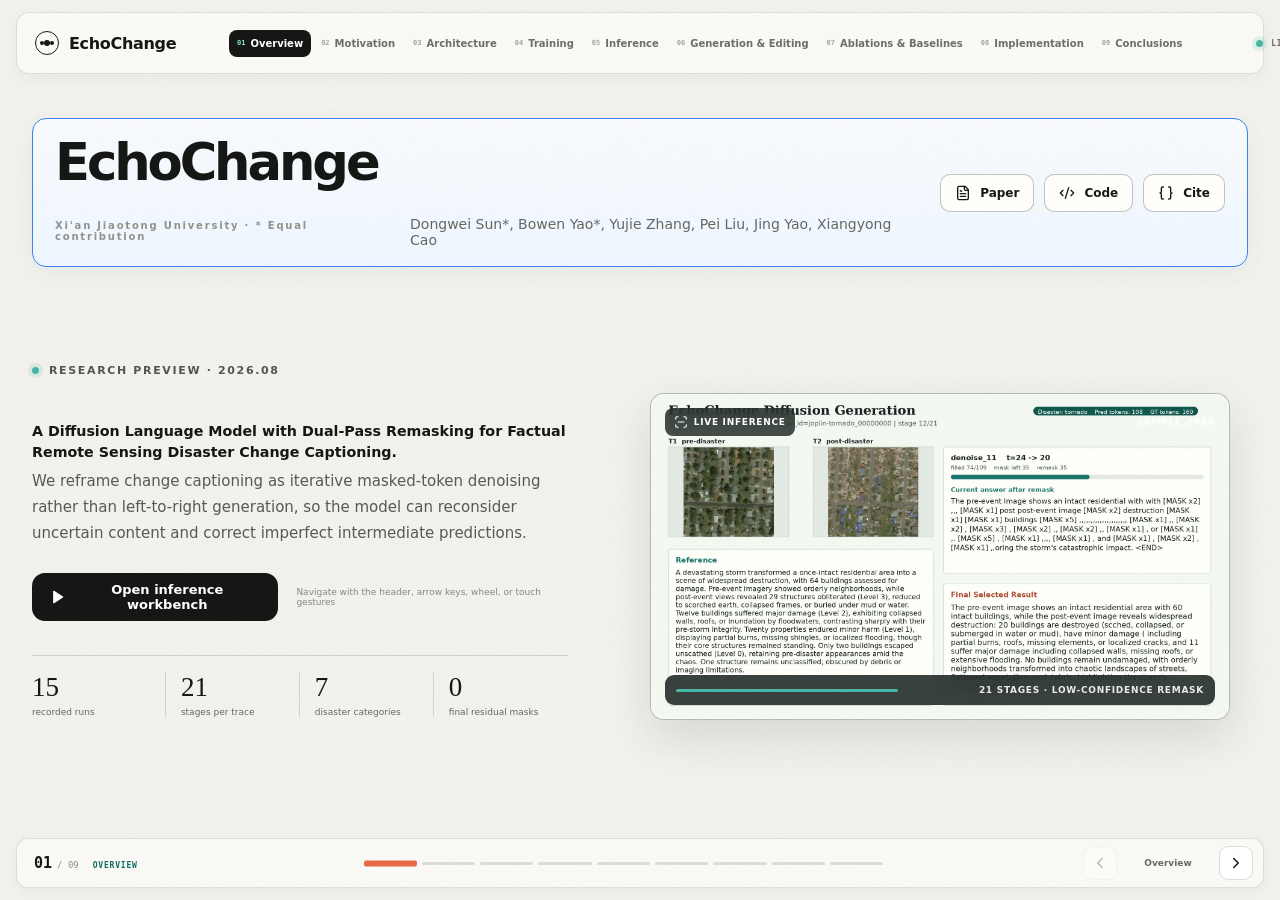
<file: index.html>
<!doctype html>
<html lang="en">
  <head>
    <meta charset="UTF-8" />
    <meta name="viewport" content="width=device-width, initial-scale=1.0" />
    <meta name="theme-color" content="#f2f1eb" />
    <meta
      name="description"
      content="EchoChange: A Diffusion Language Model with Dual-Pass Remasking for Factual Remote Sensing Disaster Change Captioning."
    />
    <base href="./site/" />
    <title>EchoChange | Dual-Pass Remasking for Remote Sensing Change Captioning</title>
    <script type="module" crossorigin src="./assets/index-CCt1jAyo.js"></script>
    <link rel="stylesheet" crossorigin href="./assets/index-DsFGGXr-.css" />
  </head>
  <body>
    <div id="root"></div>
  </body>
</html>
</file>
<file: site/assets/index-DsFGGXr-.css>
:root{color-scheme:light;font-family:Inter,SF Pro Display,PingFang SC,Microsoft YaHei,system-ui,sans-serif;color:#151715;background:#f1f0e9;font-synthesis:none;text-rendering:optimizeLegibility;--bg: #f1f0e9;--paper: #faf9f5;--paper-strong: #fffefb;--ink: #151715;--muted: #646861;--faint: #8f938b;--line: rgba(21, 23, 21, .14);--line-strong: rgba(21, 23, 21, .26);--orange: #e66a45;--orange-dark: #b9472d;--teal: #0e6d61;--teal-bright: #47b7a6;--blue: #416fa5;--yellow: #e8b74f;--dark: #111717;--dark-soft: #19201f;--dark-line: rgba(255, 255, 255, .12);--ease-out: cubic-bezier(.23, 1, .32, 1);--ease-in-out: cubic-bezier(.77, 0, .175, 1);--radius-sm: 12px;--radius: 20px;--radius-lg: 32px}*{box-sizing:border-box}html{scroll-behavior:smooth;scroll-padding-top:100px}body{margin:0;min-width:320px;min-height:100vh;background:radial-gradient(circle at 11% 14%,rgba(230,106,69,.08),transparent 26%),radial-gradient(circle at 88% 5%,rgba(14,109,97,.07),transparent 24%),var(--bg)}body:before{content:"";position:fixed;top:0;right:0;bottom:0;left:0;pointer-events:none;opacity:.22;z-index:20;background-image:url("data:image/svg+xml,%3Csvg viewBox='0 0 180 180' xmlns='http://www.w3.org/2000/svg'%3E%3Cfilter id='n'%3E%3CfeTurbulence type='fractalNoise' baseFrequency='.9' numOctaves='2' stitchTiles='stitch'/%3E%3C/filter%3E%3Crect width='100%25' height='100%25' filter='url(%23n)' opacity='.05'/%3E%3C/svg%3E")}a{color:inherit;text-decoration:none}button,input{font:inherit}button,a{-webkit-tap-highlight-color:transparent}button:focus-visible,a:focus-visible,input:focus-visible{outline:2px solid var(--orange);outline-offset:3px}img,video{display:block;max-width:100%}.section-shell{width:min(1420px,calc(100% - 64px));margin-inline:auto}[data-reveal]{opacity:0;transform:translateY(22px);transition:opacity .52s var(--ease-out),transform .52s var(--ease-out)}[data-reveal][data-revealed=true]{opacity:1;transform:translateY(0)}.site-header{position:sticky;top:14px;z-index:30;width:min(1420px,calc(100% - 40px));height:64px;margin:14px auto 0;padding:0 12px 0 22px;display:grid;grid-template-columns:1fr auto 1fr;align-items:center;border:1px solid rgba(21,23,21,.12);border-radius:18px;background:#faf9f5d1;-webkit-backdrop-filter:blur(18px) saturate(130%);backdrop-filter:blur(18px) saturate(130%);box-shadow:0 12px 40px #141b1914}.brand,.footer-brand{display:inline-flex;align-items:center;gap:10px;font-weight:760;letter-spacing:-.02em}.brand{justify-self:start;font-size:17px}.brand-mark{position:relative;width:24px;height:24px;display:grid;place-items:center;border:1.5px solid currentColor;border-radius:50%}.brand-mark:before,.brand-mark:after,.brand-mark span{content:"";position:absolute;border-radius:999px;background:currentColor}.brand-mark:before{width:4px;height:4px;left:4px}.brand-mark:after{width:4px;height:4px;right:4px}.brand-mark span{width:6px;height:6px}.desktop-nav{display:flex;align-items:center;gap:6px}.desktop-nav a{padding:9px 12px;color:#575b55;font-size:13px;font-weight:650;border-radius:10px}.header-cta{justify-self:end;display:inline-flex;align-items:center;gap:8px;padding:12px 16px;color:#fff;background:var(--ink);border-radius:12px;font-size:12px;font-weight:720;letter-spacing:.02em;transition:transform .16s var(--ease-out)}.header-cta:active,.button:active,.sample-pill:active,.stage-controls button:active,.trace-tabs button:active,.code-tabs button:active,.metric-switch button:active{transform:scale(.97)}.menu-button{display:none;width:42px;height:42px;border:0;border-radius:10px;color:var(--ink);background:transparent;cursor:pointer}.mobile-nav{display:none}.hero{min-height:calc(100vh - 94px);padding:74px 0 86px;display:grid;grid-template-columns:minmax(0,.92fr) minmax(520px,1.08fr);align-items:center;gap:72px}.eyebrow{display:inline-flex;align-items:center;gap:10px;margin-bottom:28px;color:#52564f;font-size:11px;font-weight:760;letter-spacing:.15em;text-transform:uppercase}.live-dot,.status-dot{width:7px;height:7px;border-radius:50%;background:var(--teal-bright);box-shadow:0 0 0 4px #47b7a624}.hero h1{max-width:780px;margin:0;color:var(--ink);font-size:clamp(70px,8.1vw,132px);line-height:.91;letter-spacing:-.075em;font-weight:760}.hero h1 em{position:relative;color:var(--orange);font-family:Georgia,Times New Roman,serif;font-weight:400}.hero h1 em:after{content:"";position:absolute;left:-3%;right:-3%;bottom:-3px;height:4px;border-radius:50%;background:currentColor;transform:rotate(-2deg)}.hero-lede{max-width:630px;margin:34px 0 0;color:#555a53;font-size:clamp(17px,1.35vw,21px);line-height:1.75}.hero-actions,.closing-actions{display:flex;flex-wrap:wrap;gap:12px;margin-top:32px}.button{min-height:48px;padding:0 18px;display:inline-flex;align-items:center;justify-content:center;gap:9px;border:1px solid var(--line-strong);border-radius:13px;font-size:13px;font-weight:750;transition:transform .16s var(--ease-out)}.button--primary{color:#fff;background:var(--ink);border-color:var(--ink)}.button--ghost{background:#ffffff73}.button--secondary{color:var(--ink);background:var(--paper-strong);border-color:var(--line-strong)}.button--secondary:hover{background:#fff}.hero-proof{max-width:650px;margin-top:55px;padding-top:21px;display:grid;grid-template-columns:repeat(4,1fr);border-top:1px solid var(--line)}.hero-proof div{min-width:0;padding-right:16px;display:flex;flex-direction:column;gap:5px;border-right:1px solid var(--line)}.hero-proof div:not(:first-child){padding-left:16px}.hero-proof div:last-child{border-right:0}.hero-proof strong{font-family:Georgia,Times New Roman,serif;font-size:30px;font-weight:500;font-variant-numeric:tabular-nums}.hero-proof span{color:var(--muted);font-size:11px;line-height:1.35}.hero-visual{position:relative;padding:40px 20px}.hero-visual:before{content:"";position:absolute;top:0;right:5%;bottom:0;left:7%;border:1px dashed rgba(14,109,97,.27);border-radius:50%;transform:rotate(-7deg)}.hero-frame-wrap{position:relative;overflow:hidden;border:8px solid #1b211f;border-radius:24px;background:#e8e8e3;box-shadow:0 38px 80px #18211e3d,0 4px 10px #18211e24;transform:rotate(1.4deg)}.hero-frame-wrap:after{content:"";position:absolute;top:0;right:0;bottom:0;left:0;pointer-events:none;box-shadow:inset 0 0 0 1px #ffffff4d}.hero-frame-wrap img,.hero-frame-wrap video{width:100%;aspect-ratio:16 / 9;object-fit:cover}.hero-frame-top,.hero-frame-bottom{position:absolute;left:14px;right:14px;display:flex;align-items:center;justify-content:space-between;gap:18px;color:#fff;font-size:9px;font-weight:700;letter-spacing:.08em;text-transform:uppercase}.hero-frame-top{top:14px}.hero-frame-top span:first-child{display:inline-flex;align-items:center;gap:6px;padding:7px 9px;background:#0e1815c2;border-radius:8px;-webkit-backdrop-filter:blur(8px);backdrop-filter:blur(8px)}.hero-frame-bottom{bottom:14px;padding:10px 11px;color:#ffffffe6;background:#0e1815d1;border-radius:9px;-webkit-backdrop-filter:blur(10px);backdrop-filter:blur(10px)}.frame-progress{width:42%;height:3px;overflow:hidden;background:#ffffff2e;border-radius:99px}.frame-progress i{display:block;width:100%;height:100%;background:var(--teal-bright);transform-origin:left;animation:explain-progress 3.6s linear infinite alternate}@keyframes explain-progress{0%{transform:scaleX(.18)}to{transform:scaleX(1)}}.floating-note{position:absolute;z-index:2;min-width:178px;padding:14px 16px;display:flex;flex-direction:column;gap:4px;border:1px solid rgba(21,23,21,.12);border-radius:12px;background:#fffefbe8;box-shadow:0 16px 36px #15191721;-webkit-backdrop-filter:blur(10px);backdrop-filter:blur(10px)}.floating-note span{color:var(--orange-dark);font-size:9px;font-weight:800;letter-spacing:.13em}.floating-note strong{font-family:ui-monospace,SFMono-Regular,Menlo,Consolas,monospace;font-size:11px}.floating-note--top{top:4px;right:-11px;transform:rotate(2deg)}.floating-note--bottom{bottom:5px;left:-18px;transform:rotate(-2deg)}.why-section,.experiments-section{padding:145px 0}.section-label{display:inline-grid;grid-template-columns:30px auto;align-items:center;gap:10px;margin-bottom:24px;color:#5d625b;font-size:10px;font-weight:800;letter-spacing:.16em}.section-label span:first-child{width:30px;height:22px;display:grid;place-items:center;color:#fff;background:var(--ink);border-radius:99px;font-variant-numeric:tabular-nums}.section-label--light{color:#ffffff8a}.section-label--light span:first-child{color:var(--dark);background:#fff}.section-heading{max-width:900px}.section-heading--wide{max-width:1020px}.section-heading h2,.trace-heading h2,.code-copy h2,.closing-section h2{margin:0;font-size:clamp(42px,5.2vw,78px);line-height:1.06;letter-spacing:-.055em;font-weight:610}.section-heading h2 strong,.trace-heading h2 strong,.code-copy h2 strong{color:var(--orange);font-family:Georgia,Times New Roman,serif;font-weight:400}.section-heading>p{max-width:640px;margin:26px 0 0;color:var(--muted);font-size:17px;line-height:1.75}.why-grid{margin-top:72px;display:grid;grid-template-columns:repeat(3,1fr);gap:18px}.why-card{min-height:300px;padding:26px;display:flex;flex-direction:column;border:1px solid var(--line);border-radius:var(--radius);background:#faf9f5b3;box-shadow:0 20px 50px #1b201d09}.why-card:nth-child(2){background:#1a211f;color:#fff;transform:translateY(20px) rotate(-.5deg)}.why-card:nth-child(2) p{color:#fff9}.why-card-top{display:flex;align-items:center;justify-content:space-between}.why-card-top>span{width:42px;height:42px;display:grid;place-items:center;color:var(--teal);border:1px solid currentColor;border-radius:50%}.why-card:nth-child(2) .why-card-top>span{color:var(--teal-bright)}.why-card-top small{color:var(--faint);font-family:ui-monospace,SFMono-Regular,Menlo,Consolas,monospace;font-size:11px}.why-card h3{margin:auto 0 13px;font-size:25px;line-height:1.25;letter-spacing:-.035em}.why-card p{margin:0;color:var(--muted);font-size:14px;line-height:1.75}.thesis-strip{margin-top:82px;padding:22px 24px;display:grid;grid-template-columns:auto auto auto auto 1fr;align-items:center;gap:18px;border-top:1px solid var(--line-strong);border-bottom:1px solid var(--line-strong)}.thesis-strip>span{color:var(--faint);font-size:10px;font-weight:800;letter-spacing:.14em}.thesis-before,.thesis-after{padding:10px 13px;border-radius:9px;font-family:ui-monospace,SFMono-Regular,Menlo,Consolas,monospace;font-size:12px;white-space:nowrap}.thesis-before{color:#6c6f69;background:#1517150f;text-decoration:line-through}.thesis-after{color:#fff;background:var(--teal)}.thesis-strip p{justify-self:end;max-width:470px;margin:0;color:var(--muted);font-size:13px;line-height:1.6}.method-section{padding:145px 0;background:#e7e6de;border-top:1px solid rgba(21,23,21,.08);border-bottom:1px solid rgba(21,23,21,.08)}.architecture-map{margin-top:72px;padding:26px;display:grid;grid-template-columns:1.05fr 52px 1.12fr 52px 1.35fr 52px .9fr;align-items:stretch;border:1px solid var(--line-strong);border-radius:28px;background:#faf9f5bd;box-shadow:0 26px 70px #1e23200f}.arch-inputs{display:grid;grid-template-columns:1fr 1fr;gap:10px}.arch-image{min-height:190px;padding:18px;display:flex;flex-direction:column;justify-content:flex-end;overflow:hidden;position:relative;border-radius:16px;color:#fff;isolation:isolate}.arch-image:before,.arch-image:after{content:"";position:absolute;z-index:-1}.arch-image:before{top:0;right:0;bottom:0;left:0;background:linear-gradient(to top,rgba(14,22,19,.8),transparent 70%),repeating-linear-gradient(34deg,transparent 0 20px,rgba(255,255,255,.06) 21px 23px),#54705a}.arch-image--post:before{background:linear-gradient(to top,rgba(23,21,17,.82),transparent 70%),repeating-linear-gradient(-24deg,transparent 0 16px,rgba(242,206,145,.12) 17px 20px),#7b6750}.arch-image:after{width:90px;height:280px;left:50%;top:-30%;transform:rotate(36deg);background:#c1b18759}.arch-image--post:after{width:120px;background:#507e8b66}.arch-image>span{position:absolute;top:13px;left:13px;width:30px;height:30px;display:grid;place-items:center;color:var(--ink);background:#fff;border-radius:8px;font-size:10px;font-weight:850}.arch-image strong{font-size:15px}.arch-image small{margin-top:5px;color:#ffffffb3;font-size:10px}.arch-connector{display:flex;align-items:center;color:#777b74}.arch-connector span{flex:1;height:1px;background:var(--line-strong)}.arch-core,.arch-diffusion,.arch-output{min-height:190px;padding:18px;display:flex;flex-direction:column;justify-content:center;border:1px solid var(--line);border-radius:16px;background:var(--paper-strong)}.arch-core-title{margin-bottom:16px;display:flex;align-items:center;gap:9px;font-weight:780}.arch-core-stack{display:grid;gap:7px}.arch-core-stack span{padding:9px 10px;border-radius:7px;color:#686c66;background:#efeee8;font-family:ui-monospace,SFMono-Regular,Menlo,Consolas,monospace;font-size:9px}.arch-core-stack .active{color:#dff9f3;background:var(--teal)}.arch-diffusion{color:#fff;background:#1a211f;border-color:#1a211f}.arch-diffusion>small{color:var(--teal-bright);font-size:9px;font-weight:800;letter-spacing:.12em}.arch-diffusion>strong{margin-top:7px;font-size:15px}.token-row{margin-top:18px;display:flex;flex-wrap:wrap;gap:5px}.token-row i{padding:6px 7px;color:#ffffffad;background:#ffffff14;border-radius:5px;font-family:ui-monospace,SFMono-Regular,Menlo,Consolas,monospace;font-size:8px;font-style:normal}.token-row i.masked{color:#1f1813;background:var(--orange)}.arch-loop{margin-top:13px;display:inline-flex;align-items:center;gap:6px;color:#ffffff80;font-size:9px}.arch-output{align-items:flex-start;color:#fff;background:var(--teal);border-color:var(--teal)}.arch-output>svg{margin-bottom:auto}.arch-output span{margin-top:24px;color:#ffffffa6;font-size:8px;font-weight:800;letter-spacing:.12em}.arch-output strong{margin-top:7px;font-size:14px;line-height:1.4}.method-split{margin-top:120px;display:grid;grid-template-columns:.72fr 1.28fr;gap:70px;align-items:center}.method-kicker,.evidence-card-head span,.evidence-wide-copy>span,.baseline-copy>span{color:var(--teal);font-size:9px;font-weight:850;letter-spacing:.14em}.method-narrative h3{margin:18px 0 0;font-size:clamp(34px,3.3vw,52px);line-height:1.08;letter-spacing:-.05em}.method-narrative>p{margin:24px 0 0;color:var(--muted);font-size:15px;line-height:1.75}.method-facts{margin:38px 0 0;display:grid;grid-template-columns:repeat(3,1fr);gap:10px}.method-facts div{padding:14px 0;border-top:1px solid var(--line-strong)}.method-facts dt{font-family:Georgia,Times New Roman,serif;font-size:26px;font-variant-numeric:tabular-nums}.method-facts dd{margin:5px 0 0;color:var(--muted);font-size:10px;line-height:1.4}.loss-formula{margin-top:28px;padding:15px 16px;border:1px solid var(--line);border-radius:11px;background:#ffffff5c}.loss-formula small{display:block;margin-bottom:7px;color:var(--faint);font-size:8px;font-weight:800;letter-spacing:.12em}.loss-formula code{font-size:10px;line-height:1.5}.training-lab{padding:26px;border:1px solid var(--line-strong);border-radius:24px;background:var(--paper-strong);box-shadow:0 25px 70px #1c211e14}.lab-control-head{display:flex;align-items:flex-start;justify-content:space-between;gap:20px}.lab-control-head>div{display:flex;flex-direction:column;gap:4px}.lab-control-head small{color:var(--faint);font-size:8px;font-weight:800;letter-spacing:.14em}.lab-control-head strong{font-family:ui-monospace,SFMono-Regular,Menlo,Consolas,monospace;font-size:20px}.lab-control-head>span{padding:8px 10px;color:var(--orange-dark);background:#f8e8df;border-radius:8px;font-size:10px;font-weight:750}.lab-control input,.stage-controls input{width:100%;height:18px;margin:20px 0 0;-webkit-appearance:none;-moz-appearance:none;appearance:none;background:transparent;cursor:pointer}.lab-control input::-webkit-slider-runnable-track{height:4px;border-radius:99px;background:linear-gradient(90deg,var(--teal),var(--orange))}.lab-control input::-moz-range-track{height:4px;border-radius:99px;background:linear-gradient(90deg,var(--teal),var(--orange))}.lab-control input::-webkit-slider-thumb,.stage-controls input::-webkit-slider-thumb{width:17px;height:17px;margin-top:-7px;-webkit-appearance:none;-moz-appearance:none;appearance:none;border:3px solid white;border-radius:50%;background:var(--orange);box-shadow:0 0 0 1px #15171538,0 3px 8px #15171533}.lab-control input::-moz-range-thumb,.stage-controls input::-moz-range-thumb{width:13px;height:13px;border:3px solid white;border-radius:50%;background:var(--orange);box-shadow:0 0 0 1px #15171538,0 3px 8px #15171533}.lab-scale{display:flex;justify-content:space-between;color:var(--faint);font-size:8px}.lab-sentence{min-height:148px;margin-top:24px;padding:18px;display:flex;align-content:flex-start;flex-wrap:wrap;gap:7px 5px;border-radius:14px;background:#202625}.lab-sentence span{padding:6px 7px;color:#ffffffb8;border:1px solid rgba(255,255,255,.06);border-radius:5px;background:#ffffff0f;font-family:ui-monospace,SFMono-Regular,Menlo,Consolas,monospace;font-size:10px}.lab-sentence span.is-mask{color:#301b12;border-color:#e66a4585;background:#e98a6c}.dual-pass-grid{margin-top:14px;display:grid;grid-template-columns:1fr 1fr;gap:12px}.dual-pass-grid article{min-height:190px;padding:17px;display:flex;flex-direction:column;border:1px solid var(--line);border-radius:14px;background:#f3f2ed}.dual-pass-grid article.dual-pass-active{color:#fff;background:var(--teal);border-color:var(--teal)}.pass-index{color:var(--orange-dark);font-family:ui-monospace,SFMono-Regular,Menlo,Consolas,monospace;font-size:9px;font-weight:800}.dual-pass-active .pass-index{color:#a9ede1}.dual-pass-grid h4{margin:17px 0 0;font-size:16px}.dual-pass-grid p{margin:10px 0 18px;color:var(--muted);font-size:11px;line-height:1.65}.dual-pass-active p{color:#ffffffad}.mini-flow{margin-top:auto;display:flex;align-items:center;gap:8px;color:var(--faint);font-family:ui-monospace,SFMono-Regular,Menlo,Consolas,monospace;font-size:8px}.dual-pass-active .mini-flow{color:#ffffffb3}.inference-modes{margin-top:92px;display:grid;grid-template-columns:repeat(3,1fr);border-top:1px solid var(--line-strong);border-bottom:1px solid var(--line-strong)}.inference-modes article{padding:28px;display:grid;grid-template-columns:auto 1fr;gap:7px 14px;border-right:1px solid var(--line-strong)}.inference-modes article:last-child{border-right:0}.inference-modes article.mode-featured{background:var(--paper-strong)}.inference-modes article>span{grid-row:1 / 4;padding-top:2px;color:var(--orange-dark);font-family:ui-monospace,SFMono-Regular,Menlo,Consolas,monospace;font-size:10px}.inference-modes strong{font-size:17px}.inference-modes small{color:var(--teal);font-size:9px;font-weight:750}.inference-modes p{margin:6px 0 0;color:var(--muted);font-size:11px;line-height:1.65}.trace-section{padding:145px 0;color:#f8f9f5;background:var(--dark);overflow:hidden}.trace-heading{display:grid;grid-template-columns:1.15fr .85fr;align-items:end;gap:70px}.trace-heading h2{color:#fff}.trace-heading>p{max-width:520px;margin:0 0 7px;color:#ffffff8c;font-size:15px;line-height:1.78}.trace-player{margin-top:68px}.sample-rail{padding-bottom:13px;display:flex;gap:8px;overflow-x:auto;scrollbar-width:thin;scrollbar-color:rgba(255,255,255,.2) transparent}.sample-pill{flex:0 0 auto;min-width:86px;padding:10px 12px;display:flex;align-items:center;justify-content:space-between;gap:12px;border:1px solid rgba(255,255,255,.1);border-radius:10px;color:#fff9;background:#ffffff09;cursor:pointer;transition:transform .16s var(--ease-out)}.sample-pill span{font-size:9px}.sample-pill strong{font-family:ui-monospace,SFMono-Regular,Menlo,Consolas,monospace;font-size:9px}.sample-pill.is-selected{color:#fff;border-color:var(--teal-bright);background:#47b7a624}.trace-grid{margin-top:14px;display:grid;grid-template-columns:minmax(0,1.28fr) minmax(380px,.72fr);gap:14px}.video-panel,.stage-panel{overflow:hidden;border:1px solid var(--dark-line);border-radius:20px;background:#171d1c}.panel-bar{height:46px;padding:0 16px;display:flex;align-items:center;justify-content:space-between;gap:20px;color:#ffffff6b;border-bottom:1px solid var(--dark-line);font-family:ui-monospace,SFMono-Regular,Menlo,Consolas,monospace;font-size:9px;letter-spacing:.06em;text-transform:uppercase}.panel-bar>div:first-child{display:flex;align-items:center;gap:9px;color:#ffffffad}.media-tabs{height:44px;padding:5px;display:grid;grid-template-columns:1fr 1fr;gap:5px;border-bottom:1px solid var(--dark-line);background:#111716}.media-tabs button{display:flex;align-items:center;justify-content:center;gap:7px;border:1px solid transparent;border-radius:8px;color:#ffffff6b;background:transparent;font-size:9px;font-weight:750;letter-spacing:.04em;cursor:pointer;transition:color .16s var(--ease-out),background .16s var(--ease-out),transform .16s var(--ease-out)}.media-tabs button:active{transform:scale(.97)}.media-tabs button.is-active{border-color:#47b7a62e;color:#c4f4ec;background:#47b7a61a}.source-image-pair{position:relative;display:grid;grid-template-columns:1fr 1fr;gap:1px;background:var(--dark-line)}.source-image-card{position:relative;aspect-ratio:1;overflow:hidden;color:#fff;background:#080b0a}.source-image-card img{width:100%;height:100%;display:block;object-fit:cover;transition:filter .18s var(--ease-out)}.source-image-label{position:absolute;top:12px;left:12px;padding:5px 8px 5px 5px;display:flex;align-items:center;gap:7px;border:1px solid rgba(255,255,255,.17);border-radius:8px;background:#070b0abd;box-shadow:0 8px 24px #00000029;-webkit-backdrop-filter:blur(12px);backdrop-filter:blur(12px)}.source-image-label b{min-width:26px;padding:4px 5px;border-radius:5px;color:#10201d;background:#89ddcf;font-family:ui-monospace,SFMono-Regular,Menlo,Consolas,monospace;font-size:8px;line-height:1;text-align:center}.source-image-label strong{font-size:9px;font-weight:700;letter-spacing:.03em}.source-pair-notice{position:absolute;right:12px;bottom:12px;padding:8px 10px;display:flex;align-items:center;gap:7px;border:1px solid rgba(242,113,74,.34);border-radius:8px;color:#ffc0a9;background:#1b0c08d1;-webkit-backdrop-filter:blur(10px);backdrop-filter:blur(10px);font-size:9px;font-weight:650}.video-panel video{width:100%;aspect-ratio:16 / 9;object-fit:cover;background:#0b0d0d}.video-meta{display:grid;grid-template-columns:repeat(4,1fr);border-top:1px solid var(--dark-line)}.video-meta div{padding:13px 15px;display:flex;flex-direction:column;gap:5px;border-right:1px solid var(--dark-line)}.video-meta div:last-child{border-right:0}.video-meta span,.stage-stats span{color:#ffffff57;font-size:7px;font-weight:750;letter-spacing:.1em}.video-meta strong{overflow:hidden;font-size:10px;text-overflow:ellipsis;white-space:nowrap}.stage-panel{padding:20px;display:flex;flex-direction:column}.stage-panel-head{display:flex;align-items:flex-start;justify-content:space-between;gap:18px}.stage-panel-head span{color:#ffffff61;font-family:ui-monospace,SFMono-Regular,Menlo,Consolas,monospace;font-size:8px;letter-spacing:.08em}.stage-panel-head h3{margin:7px 0 0;font-size:18px;letter-spacing:-.02em;text-transform:capitalize}.stage-kind{padding:7px 9px;border:1px solid rgba(255,255,255,.12);border-radius:8px;color:#ffffff8c;font-size:8px;font-weight:800;letter-spacing:.08em;text-transform:uppercase}.stage-kind--denoise{color:#9ee6da;border-color:#47b7a659;background:#47b7a614}.stage-kind--refine{color:#ffb49d;border-color:#e66a4561;background:#e66a4517}.stage-progress,.filled-meter{overflow:hidden;border-radius:99px;background:#ffffff14}.stage-progress{height:3px;margin-top:19px}.stage-progress span,.filled-meter span,.correction-track span,.ablation-bar span,.baseline-bars>span{display:block;width:100%;height:100%;transform-origin:left}.stage-progress span{background:var(--teal-bright);transition:transform .16s var(--ease-out)}.stage-stats{margin-top:18px;display:grid;grid-template-columns:repeat(4,1fr);gap:6px}.stage-stats div{padding:9px 8px;display:flex;flex-direction:column;gap:5px;border:1px solid rgba(255,255,255,.07);border-radius:8px;background:#ffffff06}.stage-stats strong{font-family:ui-monospace,SFMono-Regular,Menlo,Consolas,monospace;font-size:9px;font-variant-numeric:tabular-nums}.filled-meter{height:2px;margin-top:12px}.filled-meter span{background:var(--orange);transition:transform .16s var(--ease-out)}.trace-tabs{margin-top:20px;display:flex;gap:4px}.trace-tabs button,.code-tabs button,.metric-switch button{border:0;cursor:pointer}.trace-tabs button{padding:8px 10px;color:#fff6;border-radius:7px;background:transparent;font-size:9px;font-weight:720;transition:transform .14s var(--ease-out)}.trace-tabs button.is-active{color:#fff;background:#ffffff14}.trace-copy{min-height:202px;max-height:202px;margin-top:10px;padding:14px;overflow:auto;border-radius:12px;background:#0f1413;scrollbar-width:thin;scrollbar-color:rgba(255,255,255,.16) transparent}.trace-text{margin:0;color:#ffffffc2;font-family:ui-monospace,SFMono-Regular,Menlo,Consolas,monospace;font-size:11px;line-height:1.78}.mask-chip,.end-chip{display:inline-block;margin:2px 4px;padding:2px 5px;border-radius:4px;line-height:1.25}.mask-chip{color:#ffc6b5;border:1px solid rgba(230,106,69,.28);background:#e66a451f}.end-chip{color:#a4e4d9;border:1px solid rgba(71,183,166,.26);background:#47b7a61a}.stage-controls{margin-top:auto;padding-top:16px;display:grid;grid-template-columns:34px 1fr 34px;align-items:center;gap:9px}.stage-controls button{width:34px;height:34px;display:grid;place-items:center;border:1px solid rgba(255,255,255,.1);border-radius:9px;color:#ffffffb3;background:#ffffff0a;cursor:pointer;transition:transform .14s var(--ease-out)}.stage-controls button:disabled{opacity:.28;cursor:not-allowed}.stage-controls input{margin:0}.stage-controls input::-webkit-slider-runnable-track{height:3px;border-radius:99px;background:linear-gradient(90deg,var(--teal-bright) 0 var(--range-progress),rgba(255,255,255,.12) var(--range-progress) 100%)}.stage-controls input::-moz-range-track{height:3px;border-radius:99px;background:#ffffff1f}.stage-controls input::-moz-range-progress{height:3px;background:var(--teal-bright)}.stage-hint{margin-top:12px;display:flex;align-items:flex-start;gap:7px;color:#ffffff57;font-size:8px;line-height:1.5}.trace-loading,.trace-error{min-height:460px;margin-top:68px;display:grid;place-items:center;border:1px solid var(--dark-line);border-radius:20px;color:#ffffff80;background:var(--dark-soft)}.trace-loading span{width:26px;height:26px;border:2px solid rgba(255,255,255,.14);border-top-color:var(--teal-bright);border-radius:50%;animation:spin .7s linear infinite}.trace-loading p{margin-top:-150px;font-size:11px}.trace-error{display:flex;gap:10px}@keyframes spin{to{transform:rotate(360deg)}}.evidence-grid--top{margin-top:72px;display:grid;grid-template-columns:1fr 1fr;gap:18px}.evidence-card{min-height:650px;padding:28px;display:flex;flex-direction:column;border:1px solid var(--line);border-radius:var(--radius-lg);background:#faf9f5cc}.evidence-card-head{display:flex;align-items:flex-start;justify-content:space-between;gap:24px}.evidence-card-head>svg{color:var(--teal)}.evidence-card-head h3,.evidence-wide-copy h3,.baseline-copy h3{margin:10px 0 0;font-size:30px;line-height:1.2;letter-spacing:-.04em}.evidence-card>p,.evidence-wide-copy>p,.baseline-copy>p{margin:20px 0 0;color:var(--muted);font-size:13px;line-height:1.75}.prefix-chart{margin-top:48px}.chart-legend,.baseline-legend{display:flex;justify-content:flex-end;gap:20px;color:var(--muted);font-size:9px;font-weight:700}.chart-legend span,.baseline-legend span{display:inline-flex;align-items:center;gap:7px}.chart-legend span:before,.baseline-legend span:before{content:"";width:7px;height:7px;border-radius:50%}.legend-no:before,.baseline-legend .qwen:before{background:#9ea19a}.legend-prefix:before,.baseline-legend .intern:before{background:var(--orange)}.dumbbell-row{padding:23px 0;border-bottom:1px solid var(--line)}.dumbbell-label{display:flex;align-items:center;justify-content:space-between;gap:12px}.dumbbell-label strong{font-size:12px}.dumbbell-label span{color:var(--teal);font-size:11px;font-weight:800;font-variant-numeric:tabular-nums}.dumbbell-track{position:relative;height:14px;margin-top:22px;background:repeating-linear-gradient(90deg,transparent 0 calc(25% - 1px),rgba(21,23,21,.08) calc(25% - 1px) 25%)}.dumbbell-line{position:absolute;top:6px;height:2px;background:linear-gradient(90deg,#a5a9a2,var(--orange))}.dumbbell-point{position:absolute;top:0;width:14px;height:14px;border:3px solid var(--paper);border-radius:50%;transform:translate(-50%);box-shadow:0 0 0 1px #15171529}.dumbbell-point i{position:absolute;top:-19px;left:50%;color:var(--muted);font-size:8px;font-style:normal;font-variant-numeric:tabular-nums;transform:translate(-50%)}.point-no{background:#9ea19a}.point-prefix{background:var(--orange)}.point-prefix i{color:var(--orange-dark);font-weight:750}.axis-labels{margin-top:8px;display:flex;justify-content:space-between;color:var(--faint);font-size:7px;font-variant-numeric:tabular-nums}.evidence-conclusion{margin-top:auto;padding-top:28px;display:flex;align-items:baseline;gap:12px}.evidence-conclusion strong{color:var(--orange);font-family:Georgia,Times New Roman,serif;font-size:54px;font-weight:500;font-variant-numeric:tabular-nums}.evidence-conclusion span{color:var(--muted);font-size:11px}.correction-list{margin-top:36px}.correction-row{padding:15px 0;display:grid;grid-template-columns:minmax(160px,1fr) auto;gap:10px 20px;border-bottom:1px solid var(--line)}.correction-copy{display:flex;flex-direction:column;gap:4px}.correction-copy strong{font-size:12px}.correction-copy span{color:var(--faint);font-size:9px}.correction-value{font-family:Georgia,Times New Roman,serif;font-size:25px;font-variant-numeric:tabular-nums}.correction-value small{margin-left:2px;font-family:inherit;font-size:11px}.correction-track{grid-column:1 / -1;height:5px;overflow:hidden;border-radius:99px;background:#15171512}.tone-teal{background:var(--teal)}.tone-orange{background:var(--orange)}.gap-callout{margin-top:auto;padding:17px;display:flex;flex-direction:column;gap:6px;border-left:3px solid var(--orange);background:#f5e9e2}.gap-callout span{color:var(--orange-dark);font-size:8px;font-weight:800;letter-spacing:.12em}.gap-callout strong{font-family:ui-monospace,SFMono-Regular,Menlo,Consolas,monospace;font-size:10px}.evidence-wide,.baseline-section{margin-top:18px;padding:34px;display:grid;grid-template-columns:.72fr 1.28fr;gap:70px;border:1px solid var(--line);border-radius:var(--radius-lg);background:#faf9f5d1}.efficiency-facts{margin-top:36px;display:grid;gap:12px}.efficiency-facts div{padding-top:12px;display:flex;align-items:baseline;justify-content:space-between;gap:20px;border-top:1px solid var(--line)}.efficiency-facts strong{font-family:Georgia,Times New Roman,serif;font-size:26px;font-weight:500;font-variant-numeric:tabular-nums}.efficiency-facts span{color:var(--muted);font-size:9px}.ablation-panel{padding:22px;border-radius:18px;background:#ebeae4}.metric-switch{display:inline-flex;padding:4px;border:1px solid var(--line);border-radius:10px;background:#ffffff80}.metric-switch button{padding:8px 10px;color:var(--muted);border-radius:7px;background:transparent;font-size:9px;font-weight:720;transition:transform .14s var(--ease-out)}.metric-switch button.is-active{color:#fff;background:var(--ink)}.ablation-axis{margin-top:24px;padding-bottom:8px;display:flex;justify-content:space-between;color:var(--faint);border-bottom:1px solid var(--line);font-size:8px;font-weight:760;letter-spacing:.08em}.ablation-row{padding:18px 0;display:grid;grid-template-columns:142px 1fr 70px;align-items:center;gap:15px;border-bottom:1px solid var(--line)}.ablation-row-copy{display:flex;flex-direction:column;gap:4px}.ablation-row-copy strong{font-size:11px}.ablation-row-copy span{color:var(--faint);font-size:8px}.ablation-bar{height:8px;overflow:hidden;border-radius:99px;background:#15171514}.ablation-bar span{background:var(--teal);transition:transform .24s var(--ease-out)}.ablation-row:last-child .ablation-bar span{background:var(--orange)}.ablation-number{text-align:right;font-family:ui-monospace,SFMono-Regular,Menlo,Consolas,monospace;font-size:10px;font-variant-numeric:tabular-nums}.budget-note{margin-top:18px;padding:13px;display:flex;align-items:flex-start;gap:9px;color:#7a4c38;background:#f4dfd5;border-radius:10px}.budget-note svg{flex:0 0 auto;margin-top:2px}.budget-note p{margin:0;font-size:9px;line-height:1.55}.baseline-section{margin-top:18px;grid-template-columns:.75fr 1.25fr;color:#fff;background:var(--dark-soft);border-color:var(--dark-soft)}.baseline-copy>span{color:var(--teal-bright)}.baseline-copy>p{color:#ffffff8f}.baseline-copy ul{margin:30px 0 0;padding:0;display:grid;gap:11px;list-style:none}.baseline-copy li{display:flex;align-items:center;gap:9px;color:#ffffffb8;font-size:10px}.baseline-copy li svg{color:var(--teal-bright)}.report-links{margin-top:36px;display:flex;flex-wrap:wrap;gap:14px}.report-links a{display:inline-flex;align-items:center;gap:7px;color:#ffffff94;font-size:9px;border-bottom:1px solid rgba(255,255,255,.25)}.baseline-panel{padding:22px;border:1px solid rgba(255,255,255,.1);border-radius:18px;background:#ffffff06}.baseline-legend{color:#ffffff75}.baseline-row{padding:14px 0;display:grid;grid-template-columns:140px 1fr;align-items:center;gap:14px;border-bottom:1px solid rgba(255,255,255,.08)}.baseline-name{color:#ffffffad;font-size:10px}.baseline-bars{display:grid;gap:8px}.baseline-bars>span{position:relative;height:5px;border-radius:99px}.baseline-bars span i{position:absolute;left:calc(100% + 7px);top:-3px;font-family:ui-monospace,SFMono-Regular,Menlo,Consolas,monospace;font-size:7px;font-style:normal;font-variant-numeric:tabular-nums}.qwen-bar{background:#8b9089}.intern-bar{background:var(--orange)}.code-section{padding:145px 0;color:#fff;background:#27211d}.code-section .section-shell{display:grid;grid-template-columns:.72fr 1.28fr;align-items:center;gap:90px}.code-copy>p{max-width:540px;margin:27px 0 0;color:#ffffff8a;font-size:14px;line-height:1.75}.code-notes{margin-top:36px;display:grid;gap:4px}.code-notes>div{padding:14px 0;display:grid;grid-template-columns:28px 1fr;gap:10px;border-top:1px solid rgba(255,255,255,.1)}.code-notes svg{color:var(--teal-bright)}.code-notes span{color:#ffffff7a;font-size:10px;line-height:1.55}.code-notes strong{display:block;margin-bottom:3px;color:#ffffffdb}.code-window{overflow:hidden;border:1px solid rgba(255,255,255,.13);border-radius:22px;background:#121716;box-shadow:0 35px 80px #00000040}.code-tabs{padding:9px;display:flex;gap:5px;border-bottom:1px solid rgba(255,255,255,.08);background:#171c1b}.code-tabs button{padding:10px 12px;display:inline-flex;align-items:center;gap:7px;color:#ffffff6b;border-radius:8px;background:transparent;font-size:9px;font-weight:700;transition:transform .14s var(--ease-out)}.code-tabs button.is-active{color:#fff;background:#ffffff14}.code-titlebar{height:44px;padding:0 15px;display:grid;grid-template-columns:1fr auto 1fr;align-items:center;color:#ffffff4d;border-bottom:1px solid rgba(255,255,255,.06);font-size:8px}.code-titlebar>span:first-child{display:flex;gap:5px}.code-titlebar i{width:7px;height:7px;border-radius:50%;background:#ffffff29}.code-titlebar i:nth-child(1){background:#df7055}.code-titlebar i:nth-child(2){background:#d8ae4f}.code-titlebar i:nth-child(3){background:#4aa68e}.code-titlebar>span:last-child{justify-self:end}.code-window pre{min-height:420px;margin:0;padding:34px;overflow:auto;color:#d5dcd7;font-family:SFMono-Regular,Consolas,Liberation Mono,monospace;font-size:13px;line-height:1.8;-moz-tab-size:4;tab-size:4}.code-window pre code{white-space:pre}.code-footer{padding:12px 15px;display:flex;align-items:center;gap:7px;color:#ffffff47;border-top:1px solid rgba(255,255,255,.07);font-size:8px}.closing-section{padding:150px 0;text-align:center}.closing-mark{width:72px;height:72px;margin:0 auto 30px;display:grid;place-items:center;color:#fff;background:var(--teal);border-radius:50%;box-shadow:0 0 0 12px #0e6d6114}.closing-section h2{max-width:920px;margin-inline:auto}.closing-section p{max-width:760px;margin:30px auto 0;color:var(--muted);font-size:16px;line-height:1.8}.closing-actions{justify-content:center}footer{padding:30px 0;color:#ffffffad;background:var(--dark)}.footer-inner{display:grid;grid-template-columns:1fr auto 1fr;align-items:center;gap:30px}.footer-inner p{margin:0;color:#ffffff59;font-family:Georgia,Times New Roman,serif;font-size:12px}.footer-inner>div:last-child{justify-self:end;display:flex;gap:16px;color:#ffffff5c;font-size:9px}@media(hover:hover)and (pointer:fine){.desktop-nav a:hover{color:var(--ink);background:#1517150d}.header-cta:hover,.button--primary:hover{background:var(--teal);border-color:var(--teal)}.button--ghost:hover{color:var(--teal);border-color:#0e6d6173;background:#ffffffb8}.sample-pill:hover{color:#fff;border-color:#ffffff47;background:#ffffff12}.media-tabs button:hover{color:#ffffffc7;background:#ffffff0e}.source-image-card:hover img{filter:brightness(1.07)}.stage-controls button:hover:not(:disabled){color:#fff;background:#ffffff17}.report-links a:hover{color:#fff;border-color:#ffffff9e}}@media(max-width:1180px){.desktop-nav{gap:0}.desktop-nav a{padding-inline:8px}.hero{grid-template-columns:.9fr 1.1fr;gap:32px}.hero h1{font-size:clamp(62px,8.2vw,102px)}.architecture-map{grid-template-columns:1fr 36px 1fr 36px 1.2fr}.architecture-map>.arch-connector:nth-of-type(3),.arch-output{display:none}.method-split,.code-section .section-shell{gap:46px}.trace-grid{grid-template-columns:1.1fr .9fr}.evidence-wide,.baseline-section{gap:40px}}@media(max-width:960px){.section-shell{width:min(100% - 40px,760px)}.site-header{grid-template-columns:1fr auto}.desktop-nav,.header-cta{display:none}.menu-button{display:grid;place-items:center}.mobile-nav{position:absolute;top:72px;left:0;right:0;padding:10px;display:grid;gap:3px;border:1px solid var(--line);border-radius:16px;background:#faf9f5f5;box-shadow:0 18px 50px #1517151f;-webkit-backdrop-filter:blur(18px);backdrop-filter:blur(18px);transform-origin:top right}.mobile-nav a{padding:13px 14px;border-radius:9px;font-size:13px;font-weight:700}.hero{min-height:0;padding:74px 0 110px;grid-template-columns:1fr;gap:68px}.hero-copy{max-width:760px}.hero h1{font-size:clamp(68px,14vw,112px)}.hero-visual{max-width:760px;width:100%;justify-self:center}.why-grid,.evidence-grid--top{grid-template-columns:1fr}.why-card:nth-child(2){transform:none}.thesis-strip{grid-template-columns:auto 1fr auto 1fr}.thesis-strip>p{grid-column:1 / -1;justify-self:start;max-width:none}.architecture-map{grid-template-columns:1fr 42px 1fr}.architecture-map>.arch-connector:nth-of-type(2),.arch-diffusion,.architecture-map>.arch-connector:nth-of-type(3),.arch-output{display:none}.method-split,.code-section .section-shell,.evidence-wide,.baseline-section{grid-template-columns:1fr}.method-narrative{max-width:680px}.inference-modes{grid-template-columns:1fr}.inference-modes article{border-right:0;border-bottom:1px solid var(--line-strong)}.inference-modes article:last-child{border-bottom:0}.trace-heading{grid-template-columns:1fr;gap:26px}.trace-grid{grid-template-columns:1fr}.stage-panel{min-height:630px}.evidence-card{min-height:620px}.code-window{order:-1}.footer-inner{grid-template-columns:1fr auto}.footer-inner p{display:none}}@media(max-width:640px){.section-shell{width:calc(100% - 28px)}.site-header{top:8px;width:calc(100% - 20px);height:58px;margin-top:8px;padding-left:15px;border-radius:15px}.hero{padding:62px 0 80px}.hero h1{font-size:clamp(56px,18.5vw,82px)}.hero-lede{margin-top:26px;font-size:16px}.hero-actions,.closing-actions{flex-direction:column}.button{width:100%}.hero-proof{grid-template-columns:1fr 1fr;row-gap:20px}.hero-proof div:nth-child(2){border-right:0}.hero-proof div:nth-child(3),.hero-proof div:nth-child(4){padding-top:18px;border-top:1px solid var(--line)}.hero-visual{padding-inline:0}.hero-frame-wrap{border-width:5px;border-radius:15px}.hero-frame-top{display:none}.hero-frame-bottom{left:8px;right:8px;bottom:8px;font-size:7px}.floating-note{display:none}.why-section,.experiments-section,.method-section,.trace-section,.code-section{padding:92px 0}.section-heading h2,.trace-heading h2,.code-copy h2,.closing-section h2{font-size:42px}.section-heading>p{font-size:14px}.why-grid{margin-top:46px}.why-card{min-height:270px}.thesis-strip{margin-top:52px;padding-inline:0;grid-template-columns:1fr}.thesis-strip>svg{transform:rotate(90deg)}.architecture-map{margin-top:46px;padding:14px;grid-template-columns:1fr}.arch-connector,.arch-core,.arch-diffusion,.arch-output{display:none}.arch-image{min-height:160px}.method-split{margin-top:76px;gap:38px}.method-facts{grid-template-columns:1fr 1fr}.training-lab{padding:17px}.lab-sentence{min-height:175px}.dual-pass-grid{grid-template-columns:1fr}.dual-pass-grid article{min-height:170px}.inference-modes{margin-top:62px}.inference-modes article{padding:22px 8px}.trace-player{margin-top:46px}.panel-bar>div:last-child{display:none}.video-meta{grid-template-columns:1fr 1fr}.video-meta div:nth-child(2){border-right:0}.video-meta div:nth-child(-n+2){border-bottom:1px solid var(--dark-line)}.stage-panel{min-height:670px;padding:15px}.stage-stats{grid-template-columns:1fr 1fr}.trace-copy{min-height:230px;max-height:230px}.evidence-grid--top{margin-top:46px}.evidence-card,.evidence-wide,.baseline-section{padding:21px;border-radius:22px}.evidence-card{min-height:650px}.evidence-card-head h3,.evidence-wide-copy h3,.baseline-copy h3{font-size:25px}.ablation-panel,.baseline-panel{padding:14px}.metric-switch{width:100%;display:grid;grid-template-columns:repeat(4,1fr)}.metric-switch button{padding-inline:5px}.ablation-row{grid-template-columns:1fr auto}.ablation-bar{grid-column:1 / -1;grid-row:2}.ablation-number{grid-column:2;grid-row:1}.baseline-row{grid-template-columns:1fr;gap:10px}.baseline-bars{padding-right:42px}.code-tabs{display:grid;grid-template-columns:1fr}.code-window pre{min-height:390px;padding:22px 16px;font-size:10px}.code-titlebar{grid-template-columns:auto 1fr auto;gap:10px}.code-titlebar code{overflow:hidden;text-overflow:ellipsis;white-space:nowrap}.closing-section{padding:100px 0}.closing-section p{font-size:14px}.footer-inner{grid-template-columns:1fr}.footer-inner>div:last-child{justify-self:start}}@media(prefers-reduced-motion:reduce){html{scroll-behavior:auto}[data-reveal]{transform:none;transition:opacity .18s ease}.frame-progress i,.trace-loading span{animation:none}.stage-progress span,.filled-meter span,.correction-track span,.ablation-bar span{transition:opacity .14s ease}.media-tabs button,.source-image-card img{transition:none}}body.experience-lock{overflow:hidden;background:#ecebe4}.experience-app{position:relative;width:100%;height:100vh;height:100dvh;overflow:hidden;color:var(--ink);background:#f2f1eb;isolation:isolate}.experience-app:before{display:none}.experience-app [data-reveal]{opacity:1;transform:none;transition:none}.experience-header{position:fixed;top:12px;left:16px;right:16px;z-index:50;height:62px;padding:0 13px 0 18px;display:grid;grid-template-columns:176px 1fr 112px;align-items:center;gap:18px;border:1px solid rgba(21,23,21,.12);border-radius:13px;background:#faf9f5f5;box-shadow:0 5px 18px #1117170a;-webkit-backdrop-filter:blur(12px);backdrop-filter:blur(12px)}.experience-brand{padding:0;display:inline-flex;align-items:center;gap:10px;border:0;color:var(--ink);background:transparent;cursor:pointer;font-size:16px;letter-spacing:-.02em}.experience-header nav{justify-self:center;display:flex;align-items:center;gap:2px}.experience-header nav button{padding:8px;display:inline-flex;align-items:center;gap:5px;border:0;border-radius:8px;color:#6b6f68;background:transparent;cursor:pointer;font-size:10px;font-weight:700;white-space:nowrap;transition:color .16s var(--ease-out),background .16s var(--ease-out),transform .16s var(--ease-out)}.experience-header nav button span{color:#a1a49e;font-family:ui-monospace,SFMono-Regular,Menlo,Consolas,monospace;font-size:7px}.experience-header nav button.is-active{color:#fff;background:var(--ink)}.experience-header nav button.is-active span{color:#91ded2}.experience-header-status{justify-self:end;display:flex;align-items:center;gap:8px;color:#656a63;font-family:ui-monospace,SFMono-Regular,Menlo,Consolas,monospace;font-size:8px;font-weight:750;letter-spacing:.08em}.experience-stage{position:fixed;top:82px;right:0;bottom:72px;left:0;overflow:hidden}.experience-slide{position:absolute;top:0;right:0;bottom:0;left:0;display:grid;place-items:center;overflow:hidden;will-change:transform,opacity}.experience-slide--forward{animation:experience-enter-forward .28s ease-out both}.experience-slide--backward{animation:experience-enter-backward .28s ease-out both}@keyframes experience-enter-forward{0%{opacity:0;transform:translate(12px)}to{opacity:1;transform:translate(0)}}@keyframes experience-enter-backward{0%{opacity:0;transform:translate(-12px)}to{opacity:1;transform:translate(0)}}.experience-content{width:min(1420px,calc(100% - 64px));height:100%;margin-inline:auto;padding:18px 0;display:flex;flex-direction:column;justify-content:center}.experience-hero{width:min(1420px,calc(100% - 64px));min-height:100%;display:grid;grid-template-columns:1fr;align-items:start;gap:0;padding-top:clamp(24px,4vh,64px)}.hero-top-banner{grid-column:1/-1;display:flex;justify-content:space-between;align-items:center;gap:24px;padding:18px 22px;margin-bottom:18px;border:1.5px solid #3b82f6;border-radius:14px;background:linear-gradient(180deg,#f8fafc 0%,#eef6ff 100%);box-shadow:0 6px 20px #3b82f610}.hero-top-banner-main{display:flex;align-items:center;gap:28px;flex-wrap:wrap}.hero-top-banner h1{margin:0;font-size:clamp(34px,4vw,58px);line-height:1;letter-spacing:-.06em;font-weight:760}.hero-authors{margin-top:22px;display:flex;flex-direction:column;gap:6px}.hero-authors-label{font-size:10px;font-weight:760;letter-spacing:.18em;color:var(--faint)}.hero-authors-names{font-size:15px;color:var(--muted);font-style:italic}.hero-authors--inline{flex-direction:row;align-items:baseline;gap:10px;margin:0}.hero-authors--inline .hero-authors-label{font-size:10px;font-weight:760;letter-spacing:.18em;color:var(--faint)}.hero-authors--inline .hero-authors-names{font-size:14px;color:var(--muted);font-style:italic}.hero-links{margin-top:18px;display:flex;flex-wrap:wrap;gap:10px}.hero-links .button{min-height:40px;padding:0 14px;border-radius:10px;font-size:12px}.hero-top-banner .hero-links{margin:0;flex-wrap:nowrap;flex-shrink:0}.hero-top-banner .hero-links .button{min-height:38px;padding:0 14px;border-radius:10px;font-size:12px;white-space:nowrap}.experience-hero-main{display:grid;grid-template-columns:minmax(0,.93fr) minmax(520px,1.07fr);align-items:start;gap:clamp(34px,5vw,78px)}.experience-hero-copy{align-self:start;padding-top:0}.experience-hero-copy .hero-lede{margin-top:16px}.experience-hero-copy h1{max-width:750px;margin:0;font-size:clamp(68px,7.6vw,120px);line-height:.9;letter-spacing:-.075em;font-weight:760}.experience-hero-copy h1 em{position:relative;color:var(--orange);font-family:Georgia,Times New Roman,serif;font-weight:400}.experience-hero-copy h1 em:after{content:"";position:absolute;left:-3%;right:-3%;bottom:-3px;height:4px;border-radius:50%;background:currentColor;transform:rotate(-2deg)}.experience-hero-copy>p{max-width:630px;margin:28px 0 0;color:#555a53;font-size:clamp(15px,1.15vw,19px);line-height:1.72}.experience-hero-copy>p strong{display:block;margin-bottom:7px;color:var(--ink);font-size:.95em;font-weight:760;line-height:1.45}.experience-hero-actions{margin-top:26px;display:flex;align-items:center;gap:18px}.experience-hero-actions button{border:0;cursor:pointer}.experience-hero-actions>span{color:#858981;font-size:9px}.experience-proof{max-width:620px;margin-top:34px;padding-top:16px;display:grid;grid-template-columns:repeat(4,1fr);border-top:1px solid var(--line)}.experience-proof div{padding:0 15px;display:flex;flex-direction:column;gap:4px;border-right:1px solid var(--line)}.experience-proof div:first-child{padding-left:0}.experience-proof div:last-child{border-right:0}.experience-proof strong{font-family:Georgia,Times New Roman,serif;font-size:27px;font-weight:500}.experience-proof span{color:var(--muted);font-size:9px}.experience-hero-visual{position:relative;padding:34px 18px}.experience-hero-visual:before{display:none}.experience-hero .hero-frame-wrap{border-width:1px;border-color:#1517153d;border-radius:14px;box-shadow:0 18px 45px #18211e1f;transform:none}.experience-hero .floating-note{display:none}.experience-heading{display:grid;grid-template-columns:180px 1fr;align-items:start;gap:36px}.experience-heading .section-label{margin:9px 0 0}.experience-heading h2,.experience-training-copy h2{max-width:1000px;margin:0;font-size:clamp(38px,4vw,62px);line-height:1.05;letter-spacing:-.055em;font-weight:610}.experience-heading h2 strong,.experience-training-copy h2 strong{color:var(--orange);font-family:Georgia,Times New Roman,serif;font-weight:400}.experience-heading p{max-width:720px;margin:13px 0 0;color:var(--muted);font-size:13px;line-height:1.65}.experience-slide .why-section{width:min(1420px,calc(100% - 64px));height:100%;padding:18px 0;display:flex;flex-direction:column;justify-content:center}.experience-slide .why-section .section-heading h2{font-size:clamp(38px,4vw,61px)}.experience-slide .why-section .section-heading>p{margin-top:14px;font-size:13px}.experience-slide .why-grid{margin-top:30px;gap:14px}.experience-slide .why-card{min-height:215px;padding:21px}.experience-slide .why-card h3{font-size:21px}.experience-slide .thesis-strip{margin-top:34px;padding-block:15px}.experience-architecture .architecture-map{width:100%;margin-top:26px;padding:19px;border-radius:18px;box-shadow:none}.experience-architecture .arch-image,.experience-architecture .arch-core,.experience-architecture .arch-diffusion,.experience-architecture .arch-output{min-height:215px}.experience-system-notes{margin-top:20px;display:grid;grid-template-columns:repeat(4,1fr);border-top:1px solid var(--line-strong);border-bottom:1px solid var(--line-strong)}.experience-system-notes span{padding:14px 18px;display:flex;align-items:center;justify-content:center;gap:9px;border-right:1px solid var(--line);color:#575c55;font-size:10px;font-weight:700}.experience-system-notes span:last-child{border-right:0}.experience-system-notes svg{color:var(--teal)}.experience-training{display:grid;grid-template-columns:minmax(340px,.68fr) minmax(620px,1.32fr);align-items:center;gap:clamp(34px,5vw,72px)}.experience-training-copy .section-label{margin-bottom:18px}.experience-training-copy h2{font-size:clamp(37px,3.6vw,56px)}.experience-training-copy>p{margin:18px 0 0;color:var(--muted);font-size:13px;line-height:1.7}.experience-training-facts{margin-top:26px;display:grid;grid-template-columns:repeat(3,1fr);gap:8px}.experience-training-facts div{padding-top:10px;display:flex;flex-direction:column;gap:4px;border-top:1px solid var(--line-strong)}.experience-training-facts strong{font-family:Georgia,Times New Roman,serif;font-size:24px;font-weight:500}.experience-training-facts span{color:var(--muted);font-size:8px}.experience-pass-flow{margin-top:22px;padding:12px;display:flex;align-items:center;justify-content:space-between;gap:7px;border-radius:11px;color:#ffffff9e;background:#1a211f;font-family:ui-monospace,SFMono-Regular,Menlo,Consolas,monospace;font-size:8px}.experience-pass-flow b{color:#a9ede1}.experience-pass-flow svg{flex:0 0 auto;color:var(--orange)}.experience-training .loss-formula{margin-top:13px}.experience-training .training-lab{padding:20px}.experience-training .training-lab{border-radius:16px;box-shadow:none}.experience-training .lab-sentence{min-height:118px;margin-top:18px}.experience-training .dual-pass-grid{margin-top:10px}.experience-training .dual-pass-grid article{min-height:154px}.experience-slide .trace-section{width:100%;height:100%;padding:14px 0 8px;overflow:hidden}.experience-slide .trace-section .section-shell{width:min(1420px,calc(100% - 64px))}.experience-slide .trace-heading{grid-template-columns:1fr .78fr;gap:44px}.experience-slide .trace-heading .section-label{margin-bottom:12px}.experience-slide .trace-heading h2{font-size:clamp(35px,3.7vw,53px)}.experience-slide .trace-heading>p{font-size:11px;line-height:1.6}.experience-slide .trace-player{margin-top:16px}.experience-slide .sample-rail{padding-bottom:8px}.experience-slide .sample-pill{min-width:79px;padding:8px 10px}.experience-slide .trace-grid{margin-top:8px;grid-template-columns:minmax(0,1.05fr) minmax(380px,.95fr);gap:10px}.experience-slide .video-panel,.experience-slide .stage-panel{border-radius:16px}.experience-slide .panel-bar{height:40px}.experience-slide .media-tabs{height:38px}.experience-slide .video-meta div{padding:9px 12px}.experience-slide .stage-panel{min-height:0;padding:16px}.experience-slide .stage-panel-head h3{font-size:16px}.experience-slide .trace-tabs{margin-top:13px}.experience-slide .trace-copy{min-height:150px;max-height:150px}.experience-slide .stage-controls{padding-top:11px}.experience-slide .stage-hint{margin-top:8px}.experience-heading--compact{grid-template-columns:180px 1fr}.experience-heading--compact h2{font-size:clamp(34px,3.4vw,52px)}.experience-evidence-grid,.experience-ablation-grid{margin-top:24px;display:grid;grid-template-columns:1fr 1fr;gap:14px;min-height:0}.experience-panel{min-height:0;padding:22px;display:flex;flex-direction:column;overflow:hidden;border:1px solid var(--line);border-radius:16px;background:#faf9f5f0;box-shadow:none}.experience-panel-head{display:flex;align-items:flex-start;justify-content:space-between;gap:20px}.experience-panel-head>svg{color:var(--teal)}.experience-panel-head span{color:var(--teal);font-size:8px;font-weight:850;letter-spacing:.13em}.experience-panel-head h3{margin:7px 0 0;font-size:23px;letter-spacing:-.035em}.experience-panel .prefix-chart{margin-top:20px}.experience-panel .dumbbell-row{padding:17px 0}.experience-panel-result{margin-top:auto;padding-top:13px;display:flex;align-items:baseline;gap:11px;border-top:1px solid var(--line)}.experience-panel-result strong{color:var(--orange);font-family:Georgia,Times New Roman,serif;font-size:40px;font-weight:500}.experience-panel-result span{color:var(--muted);font-size:9px}.experience-panel .correction-list{margin-top:15px}.experience-panel .correction-row{padding:10px 0}.experience-gap{margin-top:auto;padding:12px 14px;display:flex;align-items:center;justify-content:space-between;gap:20px;border-left:3px solid var(--orange);background:#f5e9e2}.experience-gap span{color:var(--orange-dark);font-size:8px;font-weight:800;letter-spacing:.1em}.experience-gap strong{font-family:ui-monospace,SFMono-Regular,Menlo,Consolas,monospace;font-size:9px}.experience-ablation-grid{grid-template-columns:1.08fr .92fr}.experience-panel--ablation .ablation-panel,.experience-panel--baseline .baseline-panel{margin-top:14px;padding:15px}.experience-panel--ablation .ablation-row{padding:11px 0}.experience-panel--ablation .budget-note{margin-top:12px}.experience-panel--baseline{color:#fff;background:var(--dark-soft);border-color:var(--dark-soft)}.experience-panel--baseline .experience-panel-head span{color:var(--teal-bright)}.experience-panel--baseline .experience-panel-head>svg{color:var(--teal-bright)}.experience-panel--baseline .baseline-row{padding:10px 0}.experience-baseline-note{margin:auto 0 0;padding-top:14px;color:#ffffff8c;border-top:1px solid rgba(255,255,255,.09);font-size:9px;line-height:1.6}.experience-slide .code-section{width:100%;height:100%;padding:18px 0;display:flex;align-items:center}.experience-slide .code-section .section-shell{width:min(1420px,calc(100% - 64px));gap:60px}.experience-slide .code-copy h2{font-size:clamp(37px,3.8vw,55px)}.experience-slide .code-copy>p{margin-top:16px;font-size:11px}.experience-slide .code-notes{margin-top:22px}.experience-slide .code-notes>div{padding:10px 0}.experience-slide .code-window pre{min-height:340px;max-height:390px;padding:24px;font-size:11px}.experience-closing{width:min(1080px,calc(100% - 64px));text-align:center}.experience-closing>span{color:var(--teal);font-size:9px;font-weight:850;letter-spacing:.16em}.experience-closing h2{margin:18px 0 0;font-size:clamp(45px,5.6vw,82px);line-height:1.02;letter-spacing:-.06em;font-weight:610}.experience-closing h2 strong{color:var(--orange);font-family:Georgia,Times New Roman,serif;font-weight:400}.experience-closing p{max-width:760px;margin:24px auto 0;color:var(--muted);font-size:14px;line-height:1.8}.experience-closing .closing-actions{margin-top:28px}.experience-closing button{border:0;cursor:pointer}.experience-controls{position:fixed;right:16px;bottom:12px;left:16px;z-index:50;height:50px;padding:0 10px 0 17px;display:grid;grid-template-columns:180px 1fr 220px;align-items:center;gap:22px;border:1px solid rgba(21,23,21,.12);border-radius:12px;background:#faf9f5f5;box-shadow:0 4px 16px #1117170a;-webkit-backdrop-filter:blur(12px);backdrop-filter:blur(12px)}.experience-page-meta{display:flex;align-items:baseline;gap:5px;font-family:ui-monospace,SFMono-Regular,Menlo,Consolas,monospace}.experience-page-meta strong{font-size:15px}.experience-page-meta span{color:#8a8e87;font-size:9px}.experience-page-meta em{margin-left:9px;color:var(--teal);font-size:8px;font-style:normal;font-weight:800;letter-spacing:.1em}.experience-progress{justify-self:center;width:min(520px,100%);display:grid;grid-template-columns:repeat(9,1fr);gap:5px}.experience-progress button{height:3px;padding:0;border:0;border-radius:99px;background:#15171521;cursor:pointer;transition:background .16s var(--ease-out),transform .16s var(--ease-out)}.experience-progress button.is-active{background:var(--orange);transform:scaleY(2)}.experience-step-buttons{justify-self:end;display:grid;grid-template-columns:34px minmax(86px,auto) 34px;align-items:center;gap:8px}.experience-step-buttons>button{width:34px;height:34px;display:grid;place-items:center;border:1px solid var(--line);border-radius:9px;color:var(--ink);background:#fff;cursor:pointer;transition:transform .16s var(--ease-out),color .16s var(--ease-out),background .16s var(--ease-out)}.experience-step-buttons>button:disabled{opacity:.28;cursor:not-allowed}.experience-step-buttons span{color:#666a64;font-size:9px;font-weight:750;text-align:center}@media(hover:hover)and (pointer:fine){.experience-header nav button:hover:not(.is-active){color:var(--ink);background:#1517150d}.experience-progress button:hover{background:var(--teal)}.experience-step-buttons>button:hover:not(:disabled){color:#fff;background:var(--ink);transform:translate(2px)}.experience-step-buttons>button:first-child:hover:not(:disabled){transform:translate(-2px)}}@media(max-width:1180px){.experience-header{grid-template-columns:160px 1fr 88px;gap:10px}.experience-header nav button{padding-inline:5px;font-size:9px}.experience-header-status{font-size:7px}.experience-hero{grid-template-columns:.9fr 1.1fr;gap:26px}.experience-hero-copy h1{font-size:clamp(62px,8.2vw,94px)}.experience-training{grid-template-columns:.72fr 1.28fr;gap:30px}.experience-training .training-lab{padding:15px}.experience-slide .trace-grid{grid-template-columns:1fr .92fr}}@media(max-height:820px)and (min-width:901px){.experience-stage{top:78px;bottom:66px}.experience-header{top:9px;height:58px}.experience-controls{bottom:8px;height:46px}.experience-content{padding-block:8px}.experience-hero-copy h1{font-size:clamp(60px,7vw,94px)}.experience-hero-copy>p{margin-top:18px}.experience-proof{margin-top:23px}.experience-slide .why-card{min-height:180px}.experience-slide .thesis-strip{margin-top:22px}.experience-training .lab-sentence{min-height:95px}.experience-training .dual-pass-grid article{min-height:130px}.experience-slide .trace-heading{grid-template-columns:1fr}.experience-slide .trace-heading .section-label,.experience-slide .trace-heading>p{display:none}.experience-slide .trace-heading h2{font-size:35px}.experience-slide .trace-heading h2 br{display:none}.experience-slide .trace-player{margin-top:8px}.experience-slide .sample-rail{padding-bottom:5px}.experience-slide .sample-pill{min-width:75px;padding:6px 8px}.experience-slide .trace-grid{margin-top:5px}.experience-slide .video-panel video{height:320px;aspect-ratio:auto;object-fit:contain;background:#0b0d0d}.experience-slide .video-meta div{padding:5px 7px;flex-direction:row;align-items:baseline;justify-content:space-between}.experience-slide .video-meta span{font-size:6px}.experience-slide .video-meta strong{font-size:8px}.experience-slide .trace-copy{min-height:110px;max-height:110px}.experience-slide .stage-stats,.experience-slide .stage-progress{margin-top:11px}.experience-slide .trace-tabs{margin-top:10px}.experience-slide .stage-controls{padding-top:8px}.experience-slide .stage-hint{display:none}.experience-evidence-grid,.experience-ablation-grid{margin-top:15px}.experience-panel{padding:16px}.experience-panel .dumbbell-row{padding:12px 0}.experience-panel .correction-row,.experience-panel--ablation .ablation-row{padding:7px 0}.experience-slide .code-window pre{min-height:285px;max-height:320px}}@media(max-width:900px){.experience-header{grid-template-columns:1fr auto}.experience-header nav{display:none}.experience-header-status{display:flex}.experience-content,.experience-slide .why-section,.experience-slide .trace-section .section-shell,.experience-slide .code-section .section-shell{width:min(100% - 28px,720px)}.experience-hero{width:min(100% - 28px,720px);grid-template-columns:1fr;gap:16px}.experience-hero-copy h1{font-size:clamp(48px,13vw,78px)}.experience-hero-copy>p{margin-top:14px;font-size:13px}.experience-hero-actions{margin-top:16px}.experience-proof{margin-top:18px}.experience-hero-visual{width:min(100%,560px);padding:0;display:block}.experience-heading{grid-template-columns:1fr;gap:7px}.experience-heading .section-label{margin:0}.experience-architecture .architecture-map{grid-template-columns:1fr 34px 1fr}.experience-architecture .architecture-map>.arch-connector:nth-of-type(2),.experience-architecture .arch-diffusion,.experience-architecture .architecture-map>.arch-connector:nth-of-type(3),.experience-architecture .arch-output{display:none}.experience-system-notes{grid-template-columns:1fr 1fr}.experience-system-notes span:nth-child(2){border-right:0}.experience-system-notes span:nth-child(-n+2){border-bottom:1px solid var(--line)}.experience-training{grid-template-columns:1fr;gap:14px}.experience-training-copy>p,.experience-training .dual-pass-grid{display:none}.experience-training .training-lab{padding:14px}.experience-training .lab-sentence{min-height:90px}.experience-evidence-grid,.experience-ablation-grid{grid-template-columns:1fr}.experience-evidence-grid .experience-panel:last-child,.experience-ablation-grid .experience-panel:last-child{display:none}.experience-slide .trace-heading>p{display:none}.experience-slide .trace-heading,.experience-slide .trace-grid{grid-template-columns:1fr}.experience-slide .stage-panel{display:none}.experience-slide .code-section .section-shell{grid-template-columns:1fr}.experience-slide .code-copy{display:none}.experience-controls{grid-template-columns:100px 1fr 120px;gap:8px}.experience-step-buttons{grid-template-columns:34px 34px}.experience-step-buttons span{display:none}}@media(max-width:560px){.experience-header{top:8px;right:9px;left:9px;height:54px;border-radius:14px}.experience-header-status{display:none}.experience-stage{top:68px;bottom:68px}.experience-controls{right:9px;bottom:8px;left:9px;height:52px;grid-template-columns:78px 1fr 76px}.experience-page-meta em{display:none}.experience-progress{gap:3px}.experience-step-buttons{gap:4px}.experience-step-buttons>button{width:32px;height:32px}.experience-hero-copy h1{font-size:clamp(47px,15.5vw,68px)}.experience-hero-copy .eyebrow{margin-bottom:16px}.experience-hero-actions{align-items:flex-start;flex-direction:column;gap:8px}.experience-hero-actions .button{width:auto}.experience-proof{grid-template-columns:1fr 1fr;row-gap:11px}.experience-proof div:nth-child(2){border-right:0}.experience-proof div:nth-child(n+3){padding-top:10px;border-top:1px solid var(--line)}.experience-proof{display:none}.experience-slide .why-section .section-heading h2,.experience-heading h2,.experience-training-copy h2{font-size:34px}.experience-slide .why-section .section-heading>p,.experience-slide .thesis-strip{display:none}.experience-slide .why-grid{margin-top:18px;grid-template-columns:1fr}.experience-slide .why-card{min-height:120px;padding:15px}.experience-slide .why-card:nth-child(2){transform:none}.experience-slide .why-card p{display:none}.experience-architecture .architecture-map{grid-template-columns:1fr;padding:10px;margin-top:14px}.experience-architecture .arch-connector,.experience-architecture .arch-core{display:none}.experience-architecture .arch-image{min-height:130px}.experience-system-notes{margin-top:10px}.experience-system-notes span{padding:9px 5px;font-size:8px}.experience-training-facts{margin-top:14px}.experience-pass-flow,.experience-training .loss-formula{display:none}.experience-training .training-lab{margin-top:4px}.experience-training .lab-sentence{min-height:115px}.experience-slide .trace-heading h2{font-size:31px}.experience-slide .trace-player{margin-top:10px}.experience-slide .sample-pill{min-width:74px}.experience-slide .video-panel{border-radius:13px}.experience-slide .experience-heading p{display:none}.experience-evidence-grid,.experience-ablation-grid{margin-top:12px}.experience-panel{padding:14px;border-radius:18px}.experience-panel-head h3{font-size:19px}.experience-panel .dumbbell-row{padding:12px 0}.experience-closing{width:calc(100% - 28px)}.experience-closing h2{font-size:41px}.experience-closing p{font-size:12px}}@media(prefers-reduced-motion:reduce){.experience-slide--forward,.experience-slide--backward{animation:experience-fade .16s ease both}@keyframes experience-fade{0%{opacity:0}to{opacity:1}}}
</file>
